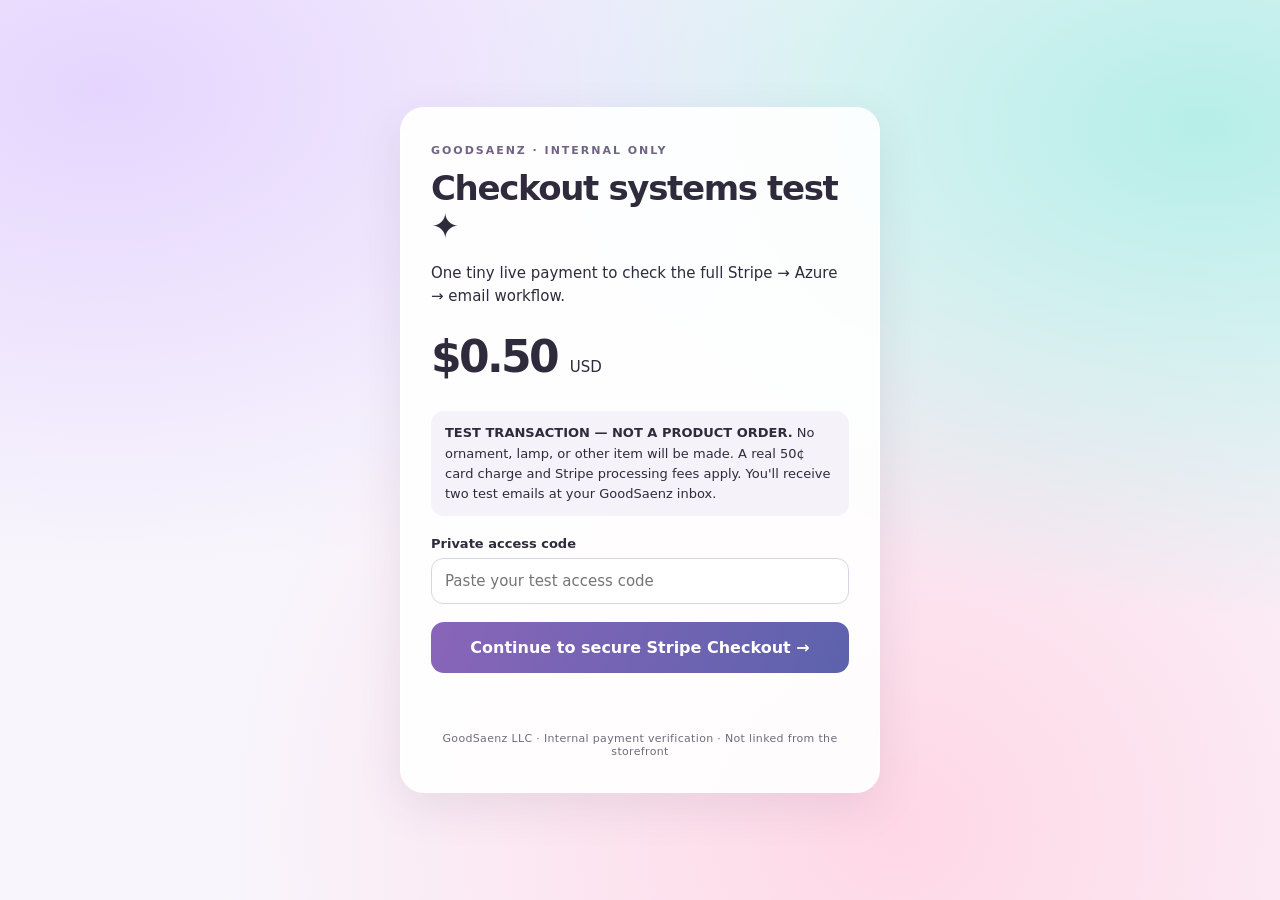
<file: GoodSaenz-Private-Checkout-Test.html>
<!DOCTYPE html>
<html lang="en"><head><meta charset="utf-8"><meta name="viewport" content="width=device-width,initial-scale=1">
<meta name="robots" content="noindex,nofollow,noarchive"><meta name="referrer" content="no-referrer">
<title>GoodSaenz · Private checkout check</title>
<style>
:root{color-scheme:light;--ink:#302b3c;--accent:#6b4a98;--border:#dad5e6}*{box-sizing:border-box}
body{margin:0;min-height:100vh;font-family:ui-sans-serif,system-ui,-apple-system,Segoe UI,Roboto,Arial,sans-serif;color:var(--ink);background:radial-gradient(ellipse at 8% 10%,#e5d5fe,transparent 43%),radial-gradient(ellipse at 94% 14%,#b6eee8,transparent 45%),radial-gradient(ellipse at 70% 92%,#ffd7e6,transparent 55%),#f8f6fc;display:grid;place-items:center;padding:26px}
main{width:min(100%,480px);padding:34px 30px;background:rgba(255,255,255,.91);border:1px solid #ffffffc2;border-radius:24px;box-shadow:0 14px 45px #40365a1a}
.eyebrow{font-weight:800;letter-spacing:.18em;font-size:11px;color:#706484;text-transform:uppercase;margin:0 0 10px}
h1{font-size:clamp(26px,5vw,34px);line-height:1.13;margin:0 0 16px;letter-spacing:-.04em}
p{line-height:1.55;font-size:15px}.price{font-size:44px;font-weight:800;letter-spacing:-.06em;margin:0}
.small{font-size:13px;color:#655e70}.important{background:#f5f2fa;border-radius:13px;padding:12px 14px;font-size:13px;line-height:1.55;margin:20px 0}
label{display:block;font-size:13px;font-weight:750;margin:16px 0 7px}input{width:100%;padding:13px;border:1px solid var(--border);border-radius:12px;font:inherit;font-size:15px;background:#fff;outline-offset:3px}
button{margin-top:18px;width:100%;background:linear-gradient(115deg,#8965b9,#5c62ac);border:0;padding:16px;border-radius:13px;color:white;font:inherit;font-weight:760;cursor:pointer}
button:disabled{opacity:.5;cursor:progress}.notice{min-height:23px;margin-top:12px;font-size:13px}.error{color:#9f2848}.success{color:#315c4a}
footer{font-size:11px;letter-spacing:.03em;text-align:center;color:#726b7b;margin-top:24px}
</style></head><body><main>
<p class="eyebrow">GoodSaenz · Internal only</p>
<h1>Checkout systems test<span aria-hidden="true"> ✦</span></h1>
<p>One tiny live payment to check the full Stripe → Azure → email workflow.</p>
<p class="price">$0.50 <span style="font-size:15px;font-weight:500;letter-spacing:0">USD</span></p>
<div class="important"><strong>TEST TRANSACTION — NOT A PRODUCT ORDER.</strong> No ornament, lamp, or other item will be made. A real 50¢ card charge and Stripe processing fees apply. You'll receive two test emails at your GoodSaenz inbox.</div>
<form id="paymentForm" autocomplete="off">
  <label for="code">Private access code</label>
  <input id="code" name="code" type="password" required autocomplete="off" spellcheck="false" placeholder="Paste your test access code">
  <button type="submit" id="pay">Continue to secure Stripe Checkout →</button>
</form>
<p id="status" class="notice" role="status" aria-live="polite"></p>
<footer>GoodSaenz LLC · Internal payment verification · Not linked from the storefront</footer>
</main><script>
(()=>{
  'use strict';
  const API='https://goodsaenz-orders-api-b7ekfva3hedqfxfq.southcentralus-01.azurewebsites.net/api/payment-test';
  const form=document.getElementById('paymentForm'),button=document.getElementById('pay'),status=document.getElementById('status');
  // A completed Stripe checkout returns here; confirm it server-side through the
  // existing read-only order-status endpoint, never from a query parameter alone.
  const params=new URLSearchParams(window.location.search);
  const sessionId=params.get('session_id');
  if (sessionId) {
    form.hidden=true;
    status.textContent='Checking your test payment…';
    const check=async()=>{
      try {
        const r=await fetch('https://goodsaenz-orders-api-b7ekfva3hedqfxfq.southcentralus-01.azurewebsites.net/api/order-status?session_id='+encodeURIComponent(sessionId),{cache:'no-store'});
        const result=await r.json();
        if(!r.ok)throw Error(result.error||'Could not check the payment.');
        if(result.state==='confirmed'){
          status.className='notice success';
          status.textContent='Payment confirmed: '+result.orderId+' · $'+(result.amountCents/100).toFixed(2)+'. Check Outlook for the two TEST emails. No item will be fulfilled.';
        } else if(result.state==='processing'){
          status.textContent='Stripe received your payment. Azure is still recording it—reload to check again.';
        } else {
          status.textContent='Status: '+result.state+'. Check your Stripe Dashboard before retrying.';
        }
      }catch(e){status.className='notice error';status.textContent=(e.message||'Could not verify payment.')+' Please check Stripe before trying a new payment.';}
    };
    check();
  } else if (params.has('canceled')) {
    status.textContent='Checkout canceled. No payment was submitted on this attempt.';
  }
  let requestId;
  function freshId(){return crypto.randomUUID();}
  form.addEventListener('submit',async e=>{
    e.preventDefault();
    if(button.disabled)return;
    const accessCode=document.getElementById('code').value;
    if(!accessCode){status.textContent='Enter your private access code.';return;}
    requestId ||= freshId();
    button.disabled=true;status.className='notice';status.textContent='Creating a secure 50¢ test checkout…';
    try{
      const response=await fetch(API,{method:'POST',headers:{'Content-Type':'application/json'},
        body:JSON.stringify({requestId,accessCode}),cache:'no-store'});
      const result=await response.json().catch(()=>({}));
      if(!response.ok)throw Error(result.error||'Checkout could not start.');
      if(result.paid){status.className='notice success';status.textContent='That test order is already paid. Refresh for a new test.';return;}
      if(!result.checkoutUrl||!/^https:\/\/[^/]*stripe\.com\//i.test(result.checkoutUrl))throw Error('Unexpected checkout destination.');
      window.location.assign(result.checkoutUrl);
    }catch(error){status.className='notice error';status.textContent=error.message||'Something went wrong.';}
    finally{button.disabled=false;}
  });
})();
</script></body></html>
</file>
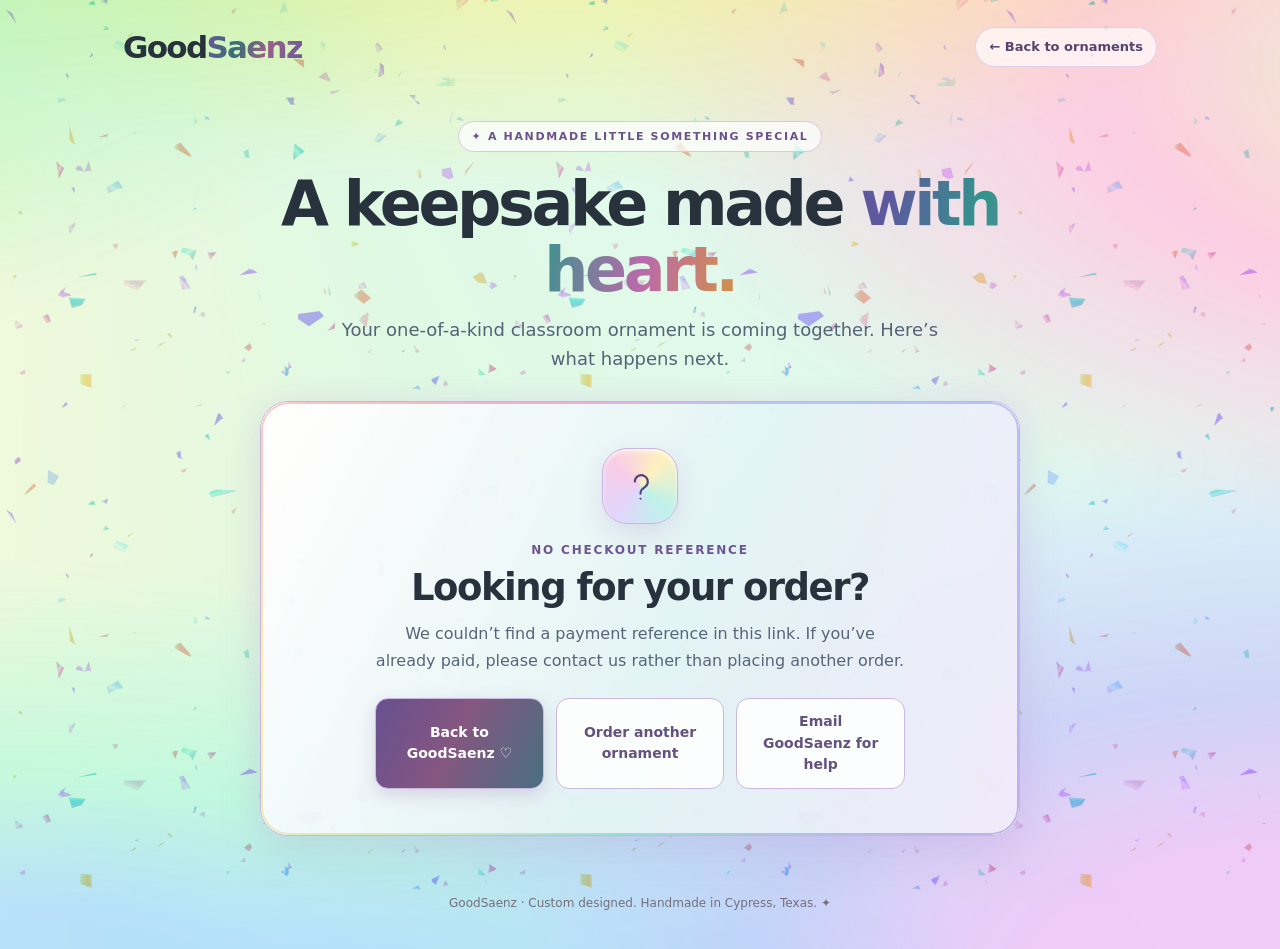
<file: Order-Confirmation(TEST).html>
<!doctype html>
<html lang="en"><head>
<meta charset="utf-8"><meta name="viewport" content="width=device-width,initial-scale=1">
<meta name="referrer" content="no-referrer">
<meta name="robots" content="noindex,nofollow">
<title>Your GoodSaenz Order | GoodSaenz</title>
<meta name="description" content="Your GoodSaenz ornament order confirmation and next steps.">
<style>
:root{--ink:#28323d;--muted:#586574;--violet:#654c91;--pink:#a45585;--mint:#2d817c;--line:#d9c9e7;--font:ui-rounded,"SF Pro Rounded","Segoe UI",system-ui,sans-serif;--opal-angle:115deg;--opal-x:35%;--opal-y:15%}
*{box-sizing:border-box}html{scroll-behavior:smooth}body{margin:0;min-height:100vh;overflow-x:hidden;isolation:isolate;color:var(--ink);font:16px/1.55 var(--font);background:#fbfaf7}
body::before{content:"";position:fixed;inset:-32%;pointer-events:none;z-index:-1;background:
radial-gradient(ellipse 54% 38% at var(--s1x,14%) var(--s1y,24%),rgba(26,224,211,.34) 0 18%,rgba(66,210,133,.25) 30%,transparent 58%),
radial-gradient(ellipse 48% 34% at var(--s2x,48%) var(--s2y,18%),rgba(194,235,59,.20) 0 15%,rgba(255,220,54,.30) 31%,transparent 59%),
radial-gradient(ellipse 55% 39% at var(--s3x,82%) var(--s3y,32%),rgba(255,151,65,.21) 0 15%,rgba(255,80,154,.30) 31%,transparent 60%),
radial-gradient(ellipse 57% 40% at var(--s4x,72%) var(--s4y,74%),rgba(210,73,255,.30) 0 17%,rgba(116,83,255,.28) 33%,transparent 62%),
radial-gradient(ellipse 52% 37% at var(--s5x,30%) var(--s5y,78%),rgba(57,137,255,.32) 0 17%,rgba(57,226,207,.20) 34%,transparent 61%),
conic-gradient(from var(--opal-angle) at var(--opal-x) var(--opal-y),rgba(51,232,213,.12),rgba(79,214,121,.15) 12%,rgba(229,236,68,.15) 24%,rgba(255,199,51,.15) 34%,rgba(255,91,151,.15) 48%,rgba(202,74,255,.16) 61%,rgba(100,83,255,.16) 74%,rgba(49,143,255,.15) 87%,rgba(51,232,213,.12));background-size:135% 135%,140% 140%,138% 138%,142% 142%,136% 136%,170% 170%;background-position:center;mix-blend-mode:multiply;filter:saturate(1.78) blur(11px);opacity:.73;transform:translate3d(0,0,0) rotate(var(--swirl-tilt,0deg)) scale(1.06)}
body::after {
    content:"";
    position:fixed;
    inset:0;
    z-index:-2;
    pointer-events:none;
    background-color:#fbfaf7;
    background-image:url("[data-uri]");
    background-size:500px 500px;
    background-repeat:repeat;
    background-position:center center;
    transform:translateZ(0);
  }
header,main,footer{position:relative;z-index:1}
header{max-width:1090px;margin:auto;padding:27px 28px 20px;display:flex;align-items:center;justify-content:space-between;gap:16px}
.brand{font-size:clamp(25px,5vw,31px);font-weight:750;letter-spacing:-.055em;color:var(--ink);text-decoration:none;line-height:1}.brand span{background:linear-gradient(110deg,#71529d,#386f78 33%,#986087 62%,#6c5b99);background-clip:text;-webkit-background-clip:text;color:transparent}
a{color:var(--violet)}.top-link{font-size:13px;text-decoration:none;border:1px solid #dfcfe8;background:#ffffffa9;padding:9px 13px;border-radius:99px;color:#55446f;font-weight:700}.top-link:hover{background:#fff}
main{max-width:1090px;margin:0 auto;padding:34px 28px 38px}.hero{max-width:750px;margin:0 auto 27px;text-align:center}.kicker{display:inline-flex;align-items:center;gap:8px;color:#6a528b;background:#ffffffb5;border:1px solid #d9c7e4;padding:6px 13px;border-radius:999px;font-size:11px;letter-spacing:.15em;font-weight:800;text-transform:uppercase}.hero h1{font-size:clamp(35px,6vw,62px);letter-spacing:-.055em;line-height:1.06;font-weight:780;margin:19px auto 12px;max-width:800px}.hero .subtitle{max-width:600px;margin:0 auto;color:#566376;font-size:clamp(15px,2.2vw,18px);line-height:1.65}.hero .gradient{background:linear-gradient(100deg,#5e589f 10%,#32958c 38%,#ba6aab 71%,#ce8b55 95%);background-clip:text;-webkit-background-clip:text;color:transparent}
.main-card{border:1px solid #c7b5e2;border-radius:28px;padding:clamp(24px,5vw,46px);background:linear-gradient(130deg,#fffefef2,#fff9fff1 55%,#f4fffced);box-shadow:0 16px 46px #8867a522,0 0 26px #dcaff332,inset 0 1px 0 #fff;position:relative;overflow:hidden;max-width:760px;margin:auto;isolation:isolate}
.main-card:before{content:"";position:absolute;inset:0;z-index:-1;pointer-events:none;background:linear-gradient(var(--opal-angle),transparent 3%,#a7e7df50 25%,#e2bff348 43%,#f7bfd54c 60%,#fff0b34d 78%,transparent 96%);background-size:220% 220%}
@supports (mask-composite:exclude) or (-webkit-mask-composite:xor){.main-card:after{content:"";position:absolute;inset:0;padding:2px;border-radius:inherit;pointer-events:none;z-index:2;background:conic-gradient(from var(--opal-angle),#c0afea,#9bdfd4,#fff0ad,#f1add4,#b7c6f7,#c0afea);-webkit-mask:linear-gradient(#fff 0 0) content-box,linear-gradient(#fff 0 0);mask:linear-gradient(#fff 0 0) content-box,linear-gradient(#fff 0 0);-webkit-mask-composite:xor;mask-composite:exclude}}
.icon-disc{width:76px;height:76px;border-radius:25px;margin:0 auto 17px;display:grid;place-items:center;border:1px solid #c7b6de;background:conic-gradient(from 130deg,#bef2eb,#e2d5fb,#f8cde8,#fff0be,#bef2eb);box-shadow:inset 0 2px 4px #ffffffbc,0 9px 26px #9b6bba30;color:#52467c}.icon-disc svg{width:39px;height:39px;stroke:currentColor;stroke-width:2.6;fill:none;stroke-linecap:round;stroke-linejoin:round}
.status-eyebrow{text-transform:uppercase;letter-spacing:.15em;font-weight:800;color:#6d5691;font-size:12px;text-align:center;margin:0 0 7px}.card-title{font-size:clamp(26px,4vw,37px);font-weight:780;line-height:1.15;letter-spacing:-.04em;text-align:center;margin:0 0 12px}.card-copy{color:#566577;text-align:center;margin:0 auto 22px;max-width:530px;line-height:1.65}
.loader{width:31px;height:31px;border-radius:50%;border:3px solid #dacdea;border-top-color:#745199;animation:spin .8s linear infinite;margin:0 auto 18px}@keyframes spin{to{transform:rotate(360deg)}}
.summary{max-width:530px;margin:24px auto 10px;padding:4px 22px;border-radius:19px;background:#ffffffa8;border:1px solid #e2d4e9}.sum-row{display:flex;justify-content:space-between;align-items:baseline;gap:13px;padding:16px 0}.sum-row+.sum-row{border-top:1px solid #ebdfed}.sum-label{font-size:14px;color:#5b6678}.sum-value{font-size:16px;font-weight:750;color:#50436d;overflow-wrap:anywhere;text-align:right}.sum-value.total{font-size:24px;color:#594279;letter-spacing:-.04em}
.next{max-width:530px;margin:27px auto 0}.next h3{font-size:22px;letter-spacing:-.04em;margin:0 0 15px}.process{list-style:none;padding:0;margin:0;display:grid;gap:12px}.process li{display:flex;align-items:flex-start;gap:14px;color:#4b5363;font-size:14px}.step{flex:none;width:28px;height:28px;border-radius:10px;display:grid;place-items:center;background:linear-gradient(120deg,#d4f2e6,#e7d9fb,#fff0ce);border:1px solid #d0c2e2;color:#705192;font-size:12px;font-weight:800}
.notice{border:1px solid #ddd2e8;background:#ffffffad;border-radius:17px;padding:15px 18px;margin:22px auto 0;max-width:530px;color:#5e586b;font-size:13px;line-height:1.6}.notice strong{color:#5b467a}
.buttons{margin:24px auto 0;max-width:530px;display:flex;gap:12px;flex-wrap:wrap}.btn{min-height:48px;flex:1;min-width:165px;display:inline-flex;align-items:center;justify-content:center;gap:6px;text-align:center;border-radius:13px;padding:12px 16px;text-decoration:none;font-size:14px;font-weight:750;border:1px solid #c9b9e0;background:linear-gradient(115deg,#675090,#855680 46%,#496f80);color:#fff;box-shadow:0 6px 18px #7b508137}.btn.secondary{background:#ffffffd9;color:#63527f;box-shadow:none}.btn:focus-visible,.top-link:focus-visible{outline:3px solid #a97ccc;outline-offset:3px}
.preview-label{display:inline-block;margin-bottom:16px;border:1px dashed #bd5885;border-radius:8px;color:#8e365d;padding:6px 10px;font-size:12px;font-weight:800;background:#fff0f6}
footer{text-align:center;padding:20px 28px 36px;color:#746f79;font-size:12px}
[hidden]{display:none!important}
@media(max-width:540px){header{padding:23px 18px 12px}main{padding:28px 16px 12px}.hero{margin-bottom:24px}.hero h1{font-size:clamp(32px,9vw,43px)}.main-card{border-radius:22px;padding:27px 18px}.summary{padding:3px 14px}.sum-label{font-size:13px}.sum-value{font-size:14px}.sum-value.total{font-size:20px}.buttons{flex-direction:column}.btn{width:100%}.top-link{font-size:12px;padding:8px 10px}}
@media(prefers-reduced-motion:reduce){html{scroll-behavior:auto}body::before{display:none}.loader{animation:none}}
</style>
<style id="goodsaenz-save-confirmation">
#saveConfirmation{cursor:pointer;font-family:inherit}
#saveConfirmation[hidden]{display:none!important}
@media print{
  body{background:white!important;color:#262334!important;-webkit-print-color-adjust:exact;print-color-adjust:exact}
  header,.buttons,.top-link,.preview-label,.loader{display:none!important}
  main{padding:12px 0!important;max-width:none!important}
  .hero{margin-bottom:18px!important}
  .main-card{box-shadow:none!important;border:1px solid #bcaed2!important;break-inside:avoid}
  footer{margin-top:14px!important}
}
</style>
</head><body>
<header><a class="brand" href="./" aria-label="GoodSaenz home">Good<span>Saenz</span></a><a class="top-link" href="Teacher-Ornaments-Form.html">← Back to ornaments</a></header>
<main>
<section class="hero" aria-labelledby="page-title">
  <div class="kicker">✦ A handmade little something special</div>
  <h1 id="page-title">A keepsake made <span class="gradient">with heart.</span></h1>
  <p class="subtitle">Your one-of-a-kind classroom ornament is coming together. Here’s what happens next.</p>
</section>
<section class="main-card" aria-live="polite" aria-atomic="false">
  <div id="previewLabel" class="preview-label" hidden>DESIGN PREVIEW — NOT A REAL PAYMENT</div>
  <div id="loadingIcon" class="loader" aria-hidden="true"></div>
  <div id="stateIcon" class="icon-disc" hidden aria-hidden="true">
    <svg id="checkIcon" viewBox="0 0 48 48"><path d="M9 24 19 34 40 13"/></svg>
  </div>
  <p id="statusEyebrow" class="status-eyebrow">Checking your payment</p>
  <h2 id="statusTitle" class="card-title">Just a moment…</h2>
  <p id="statusCopy" class="card-copy">We’re securely checking with GoodSaenz to confirm your order details.</p>
  <div id="summary" class="summary" hidden>
    <div class="sum-row"><span class="sum-label">Order reference</span><strong class="sum-value" id="orderNumber"></strong></div>
    <div class="sum-row"><span class="sum-label">Payment</span><strong class="sum-value" id="paymentStatus">Received</strong></div>
    <div class="sum-row"><span class="sum-label">Total paid</span><strong class="sum-value total" id="paymentTotal"></strong></div>
  </div>
  <div id="next" class="next" hidden>
    <h3>What happens next?</h3>
    <ol class="process">
      <li><span class="step">01</span><span>I’ll reach out to confirm your ornament details.</span></li>
      <li><span class="step">02</span><span>I’ll create your custom design and send you a proof.</span></li>
      <li><span class="step">03</span><span>You’ll review and approve your proof before I start making your ornament.</span></li>
      <li><span class="step">04</span><span>Your finished keepsake will be delivered to you!</span></li>
    </ol>
    <div class="notice"><strong>A little peace of mind:</strong> You can request a refund up until you approve your proof. Once you approve it, changes, add-ons, and refunds are no longer available.</div>
  </div>
  <div class="buttons">
    <button class="btn" type="button" id="saveConfirmation" hidden aria-label="Save or print your order confirmation">↓ Save this confirmation</button>
    <a class="btn" id="homeLink" href="./">Back to GoodSaenz ♡</a>
    <a class="btn secondary" id="shopLink" href="Teacher-Ornaments-Form.html">Order another ornament</a>
    <a class="btn secondary" id="helpLink" href="mailto:nyna@goodsaenz.com?subject=GoodSaenz%20order%20help" hidden>Email GoodSaenz for help</a>
  </div>
</section>
</main>
<footer>GoodSaenz · Custom designed. Handmade in Cypress, Texas. ✦</footer>
<script>
(()=>{
  'use strict';
  // Only the Azure backend can confirm a payment; query params are never evidence of payment.
  const API='https://goodsaenz-orders-api-b7ekfva3hedqfxfq.southcentralus-01.azurewebsites.net/api/order-status';
  const $=id=>document.getElementById(id);
  const params=new URLSearchParams(location.search);
  const isTest=decodeURIComponent(location.pathname).includes('(TEST)');
  const preview=isTest && params.get('preview')==='1';
  const session=params.get('session_id')||'';
  // The order-again and back-to-ornaments links always use the live order form, even on this TEST confirmation page.
  const checkSvg='<svg viewBox="0 0 48 48"><path d="M9 24 19 34 40 13"/></svg>';
  const clockSvg='<svg viewBox="0 0 48 48"><circle cx="24" cy="24" r="17"/><path d="M24 14v11l8 5"/></svg>';
  const questionSvg='<svg viewBox="0 0 48 48"><path d="M17 18a8 8 0 1 1 12 7c-4 3-5 4-5 8"/><path d="M24 39h.01"/></svg>';
  function display(eyebrow,title,copy,icon='question'){
    $('loadingIcon').hidden=true;$('stateIcon').hidden=false;
    $('stateIcon').innerHTML=icon==='check'?checkSvg:icon==='clock'?clockSvg:questionSvg;
    $('statusEyebrow').textContent=eyebrow;$('statusTitle').textContent=title;$('statusCopy').textContent=copy;
  }
  function showHelp(){ $('helpLink').hidden=false; }
  $('saveConfirmation').addEventListener('click',()=>window.print());
  function confirmed(v){
    display('Payment received ✦','Your order is confirmed!','Thank you for trusting GoodSaenz with something special. We can’t wait to make it yours.','check');
    $('orderNumber').textContent=v.orderId;
    $('paymentStatus').textContent='Paid ✓';
    $('paymentTotal').textContent=new Intl.NumberFormat('en-US',{style:'currency',currency:'USD'}).format(v.amountCents/100);
    $('summary').hidden=false;$('next').hidden=false;
    if(!preview) $('saveConfirmation').hidden=false;
    $('helpLink').href='mailto:nyna@goodsaenz.com?subject='+encodeURIComponent('Question about order '+v.orderId);
  }
  if(preview){
    $('previewLabel').hidden=false;confirmed({orderId:'GS-PREVIEW',amountCents:8500});
    $('paymentStatus').textContent='Demo only';return;
  }
  if(params.get('payment')==='cancelled'){
    display('Checkout not completed','You can pick up where you left off.','Your checkout was cancelled. If you still want your ornament, return to the order form and start again.','clock');
    showHelp();return;
  }
  if(!/^cs_(?:test|live)_[A-Za-z0-9]{10,200}$/.test(session)){
    display('No checkout reference','Looking for your order?','We couldn’t find a payment reference in this link. If you’ve already paid, please contact us rather than placing another order.');showHelp();return;
  }
  // Prevent the payment reference from being sent as a Referer to third-party links.
  let attempts=0;
  const maxAttempts=12;
  const delay=3000;
  const check=async()=>{
    attempts++;
    try{
      const response=await fetch(API+'?session_id='+encodeURIComponent(session),{cache:'no-store',headers:{'Accept':'application/json'},signal:AbortSignal.timeout(15000)});
      const data=await response.json();
      if(!response.ok)throw Error(data.error||'Unable to verify payment.');
      if(data.state==='confirmed' && /^GS-[A-F0-9]{8}$/i.test(data.orderId) && Number.isInteger(data.amountCents)){
        confirmed(data);return;
      }
      if(data.state==='refunded'){
        display('Payment updated','Your payment has been refunded.','Please check your original payment method for the refund. Contact GoodSaenz if you have any questions.','check');showHelp();return;
      }
      if(data.state==='unpaid'){
        display('Payment not confirmed','Your payment hasn’t been completed.','If you haven’t finished Checkout, you can return to the order form. If you believe you paid, please contact GoodSaenz.','clock');showHelp();return;
      }
      if(data.state==='processing'){
        $('statusEyebrow').textContent='Almost there ✦';
        $('statusTitle').textContent='Finishing your confirmation…';
        $('statusCopy').textContent='Stripe has recorded your payment. We’re waiting for GoodSaenz to finish recording the order. Please don’t pay again.';
      } else {throw Error('Unexpected confirmation status.');}
    }catch(err){
      // Keep a short retry window for a new deployment/webhook race or transient network error.
      $('statusEyebrow').textContent='Still checking';
      $('statusTitle').textContent='One more moment…';
      $('statusCopy').textContent='We couldn’t verify the payment yet. Please do not submit another payment while we check.';
    }
    if(attempts<maxAttempts)window.setTimeout(check,delay);
    else {display('Needs a little follow-up','We couldn’t finish verifying your order.','If Stripe showed that your payment succeeded, please don’t pay again. Email GoodSaenz and we’ll check the payment manually.','clock');showHelp();}
  };
  check();
  // A lightweight version of the form's opal color shimmer; keep it smooth on iPhone.
  if(!window.matchMedia('(prefers-reduced-motion: reduce)').matches){
    let frame=0;
    const move=()=>{frame=0;const amount=Math.max(1,document.documentElement.scrollHeight-innerHeight);
      const t=Math.min(1,scrollY/amount);const root=document.documentElement.style;
      root.setProperty('--opal-angle',(115+t*150)+'deg');root.setProperty('--opal-x',(30+t*44)+'%');root.setProperty('--opal-y',(15+t*60)+'%');};
    window.addEventListener('scroll',()=>{if(!frame)frame=requestAnimationFrame(move)},{passive:true});move();
  }
})();
</script></body></html>
</file>
